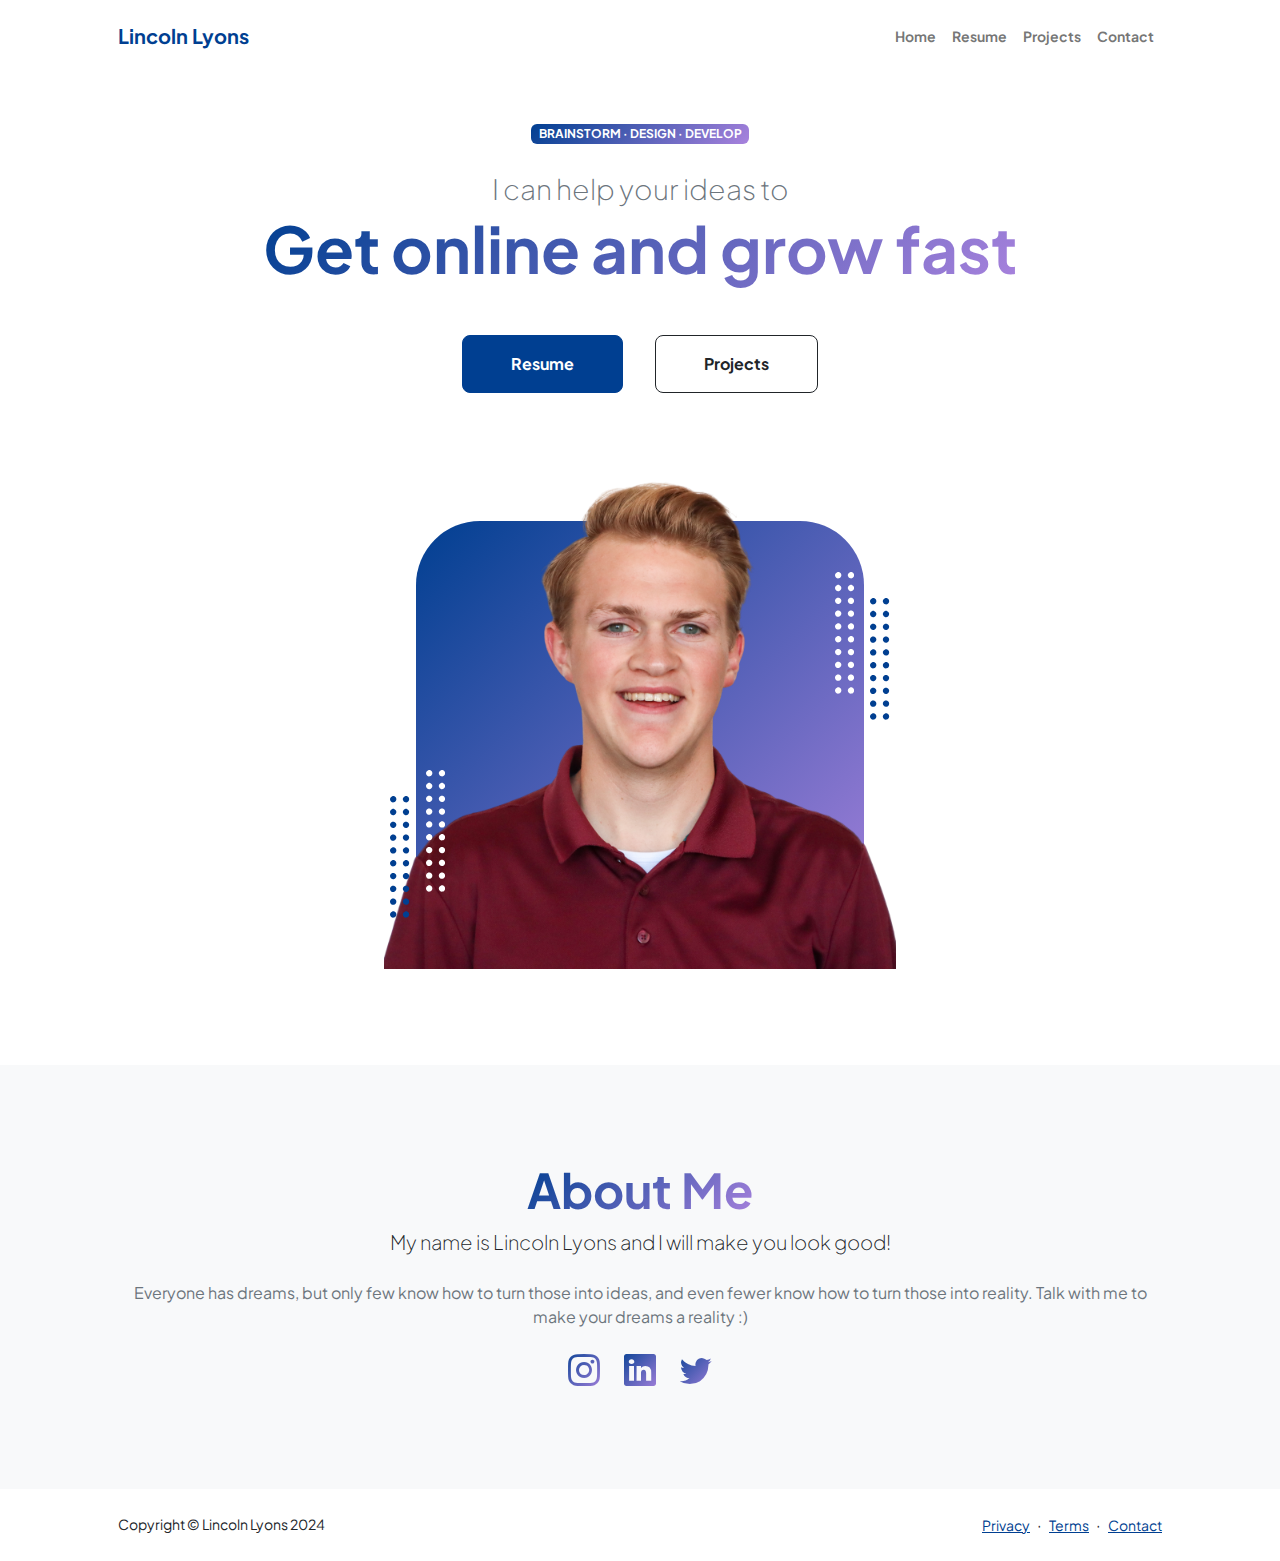
<file: index.html>
<!DOCTYPE html>
<html lang="en">
    <head>
        <meta charset="utf-8" />
        <meta name="viewport" content="width=device-width, initial-scale=1, shrink-to-fit=no" />
        <meta name="description" content="" />
        <meta name="author" content="" />
        <title>Lincoln Lyons</title>
        <!-- Favicon-->
        <link rel="icon" type="image/x-icon" href="assets/lion.png" />
        <!-- Custom Google font-->
        <link rel="preconnect" href="https://fonts.googleapis.com" />
        <link rel="preconnect" href="https://fonts.gstatic.com" crossorigin />
        <link href="https://fonts.googleapis.com/css2?family=Plus+Jakarta+Sans:wght@100;200;300;400;500;600;700;800;900&amp;display=swap" rel="stylesheet" />
        <!-- Bootstrap icons-->
        <link href="https://cdn.jsdelivr.net/npm/bootstrap-icons@1.8.1/font/bootstrap-icons.css" rel="stylesheet" />
        <!-- Core theme CSS (includes Bootstrap)-->
        <link href="css/styles.css" rel="stylesheet" />
    </head>
    <body class="d-flex flex-column h-100">
        <main class="flex-shrink-0">
            <!-- Navigation-->
            <nav class="navbar navbar-expand-lg navbar-light bg-white py-3">
                <div class="container px-5">
                    <a class="navbar-brand" href="index.html"><span class="fw-bolder text-primary">Lincoln Lyons</span></a>
                    <button class="navbar-toggler" type="button" data-bs-toggle="collapse" data-bs-target="#navbarSupportedContent" aria-controls="navbarSupportedContent" aria-expanded="false" aria-label="Toggle navigation"><span class="navbar-toggler-icon"></span></button>
                    <div class="collapse navbar-collapse" id="navbarSupportedContent">
                        <ul class="navbar-nav ms-auto mb-2 mb-lg-0 small fw-bolder">
                            <li class="nav-item"><a class="nav-link" href="index.html">Home</a></li>
                            <li class="nav-item"><a class="nav-link" href="resume.html">Resume</a></li>
                            <li class="nav-item"><a class="nav-link" href="projects.html">Projects</a></li>
                            <li class="nav-item"><a class="nav-link" href="contact.html">Contact</a></li>
                        </ul>
                    </div>
                </div>
            </nav>
            <!-- Header-->
            <header class="py-5">
                <div class="container px-5 pb-5">
                    <div class="row gx-5 align-items-center">
                        <div class="col-xxl-5">
                            <!-- Header text content-->
                            <div class="text-center text-xxl-start">
                                <div class="badge bg-gradient-primary-to-secondary text-white mb-4"><div class="text-uppercase">Brainstorm &middot; Design &middot; Develop</div></div>
                                <div class="fs-3 fw-light text-muted">I can help your ideas to</div>
                                <h1 class="display-3 fw-bolder mb-5"><span class="text-gradient d-inline">Get online and grow fast</span></h1>
                                <div class="d-grid gap-3 d-sm-flex justify-content-sm-center justify-content-xxl-start mb-3">
                                    <a class="btn btn-primary btn-lg px-5 py-3 me-sm-3 fs-6 fw-bolder" href="resume.html">Resume</a>
                                    <a class="btn btn-outline-dark btn-lg px-5 py-3 fs-6 fw-bolder" href="projects.html">Projects</a>
                                </div>
                            </div>
                        </div>
                        <div class="col-xxl-7">
                            <!-- Header profile picture-->
                            <div class="d-flex justify-content-center mt-5 mt-xxl-0">
                                <div class="profile bg-gradient-primary-to-secondary">
                                    <!-- TIP: For best results, use a photo with a transparent background like the demo example below-->
                                    <!-- Watch a tutorial on how to do this on YouTube (link)-->
                                    <img class="profile-img" src="assets/profile.png" alt="..." />
                                    <div class="dots-1">
                                        <!-- SVG Dots-->
                                        <svg version="1.1" xmlns="http://www.w3.org/2000/svg" xmlns:xlink="http://www.w3.org/1999/xlink" x="0px" y="0px" viewBox="0 0 191.6 1215.4" style="enable-background: new 0 0 191.6 1215.4" xml:space="preserve">
                                            <g transform="translate(0.000000,1280.000000) scale(0.100000,-0.100000)">
                                                <path d="M227.7,12788.6c-105-35-200-141-222-248c-43-206,163-412,369-369c155,32,275,190,260,339c-11,105-90,213-190,262        C383.7,12801.6,289.7,12808.6,227.7,12788.6z"></path>
                                                <path d="M1507.7,12788.6c-151-50-253-216-222-362c25-119,136-230,254-255c194-41,395,142,375,339c-11,105-90,213-190,262        C1663.7,12801.6,1569.7,12808.6,1507.7,12788.6z"></path>
                                                <path d="M227.7,11508.6c-105-35-200-141-222-248c-43-206,163-412,369-369c155,32,275,190,260,339c-11,105-90,213-190,262        C383.7,11521.6,289.7,11528.6,227.7,11508.6z"></path>
                                                <path d="M1507.7,11508.6c-151-50-253-216-222-362c25-119,136-230,254-255c194-41,395,142,375,339c-11,105-90,213-190,262        C1663.7,11521.6,1569.7,11528.6,1507.7,11508.6z"></path>
                                                <path d="M227.7,10228.6c-105-35-200-141-222-248c-43-206,163-412,369-369c155,32,275,190,260,339c-11,105-90,213-190,262        C383.7,10241.6,289.7,10248.6,227.7,10228.6z"></path>
                                                <path d="M1507.7,10228.6c-105-35-200-141-222-248c-43-206,163-412,369-369c155,32,275,190,260,339c-11,105-90,213-190,262        C1663.7,10241.6,1569.7,10248.6,1507.7,10228.6z"></path>
                                                <path d="M227.7,8948.6c-105-35-200-141-222-248c-43-206,163-412,369-369c155,32,275,190,260,339c-11,105-90,213-190,262        C383.7,8961.6,289.7,8968.6,227.7,8948.6z"></path>
                                                <path d="M1507.7,8948.6c-105-35-200-141-222-248c-43-206,163-412,369-369c155,32,275,190,260,339c-11,105-90,213-190,262        C1663.7,8961.6,1569.7,8968.6,1507.7,8948.6z"></path>
                                                <path d="M227.7,7668.6c-105-35-200-141-222-248c-43-206,163-412,369-369c155,32,275,190,260,339c-11,105-90,213-190,262        C383.7,7681.6,289.7,7688.6,227.7,7668.6z"></path>
                                                <path d="M1507.7,7668.6c-105-35-200-141-222-248c-43-206,163-412,369-369c155,32,275,190,260,339c-11,105-90,213-190,262        C1663.7,7681.6,1569.7,7688.6,1507.7,7668.6z"></path>
                                                <path d="M227.7,6388.6c-105-35-200-141-222-248c-43-206,163-412,369-369c155,32,275,190,260,339c-11,105-90,213-190,262        C383.7,6401.6,289.7,6408.6,227.7,6388.6z"></path>
                                                <path d="M1507.7,6388.6c-105-35-200-141-222-248c-43-206,163-412,369-369c155,32,275,190,260,339c-11,105-90,213-190,262        C1663.7,6401.6,1569.7,6408.6,1507.7,6388.6z"></path>
                                                <path d="M227.7,5108.6c-105-35-200-141-222-248c-43-206,163-412,369-369c155,32,275,190,260,339c-11,105-90,213-190,262        C383.7,5121.6,289.7,5128.6,227.7,5108.6z"></path>
                                                <path d="M1507.7,5108.6c-105-35-200-141-222-248c-43-206,163-412,369-369c155,32,275,190,260,339c-11,105-90,213-190,262        C1663.7,5121.6,1569.7,5128.6,1507.7,5108.6z"></path>
                                                <path d="M227.7,3828.6c-105-35-200-141-222-248c-43-206,163-412,369-369c155,32,275,190,260,339c-11,105-90,213-190,262        C383.7,3841.6,289.7,3848.6,227.7,3828.6z"></path>
                                                <path d="M1507.7,3828.6c-105-35-200-141-222-248c-43-206,163-412,369-369c155,32,275,190,260,339c-11,105-90,213-190,262        C1663.7,3841.6,1569.7,3848.6,1507.7,3828.6z"></path>
                                                <path d="M227.7,2548.6c-105-35-200-141-222-248c-43-206,163-412,369-369c155,32,275,190,260,339c-11,105-90,213-190,262        C383.7,2561.6,289.7,2568.6,227.7,2548.6z"></path>
                                                <path d="M1507.7,2548.6c-105-35-200-141-222-248c-43-206,163-412,369-369c155,32,275,190,260,339c-11,105-90,213-190,262        C1663.7,2561.6,1569.7,2568.6,1507.7,2548.6z"></path>
                                                <path d="M227.7,1268.6c-105-35-200-141-222-248c-43-206,163-412,369-369c155,32,275,190,260,339c-11,105-90,213-190,262        C383.7,1281.6,289.7,1288.6,227.7,1268.6z"></path>
                                                <path d="M1507.7,1268.6c-105-35-200-141-222-248c-43-206,163-412,369-369c155,32,275,190,260,339c-11,105-90,213-190,262        C1663.7,1281.6,1569.7,1288.6,1507.7,1268.6z"></path>
                                            </g>
                                        </svg>
                                        <!-- END of SVG dots-->
                                    </div>
                                    <div class="dots-2">
                                        <!-- SVG Dots-->
                                        <svg version="1.1" xmlns="http://www.w3.org/2000/svg" xmlns:xlink="http://www.w3.org/1999/xlink" x="0px" y="0px" viewBox="0 0 191.6 1215.4" style="enable-background: new 0 0 191.6 1215.4" xml:space="preserve">
                                            <g transform="translate(0.000000,1280.000000) scale(0.100000,-0.100000)">
                                                <path d="M227.7,12788.6c-105-35-200-141-222-248c-43-206,163-412,369-369c155,32,275,190,260,339c-11,105-90,213-190,262        C383.7,12801.6,289.7,12808.6,227.7,12788.6z"></path>
                                                <path d="M1507.7,12788.6c-151-50-253-216-222-362c25-119,136-230,254-255c194-41,395,142,375,339c-11,105-90,213-190,262        C1663.7,12801.6,1569.7,12808.6,1507.7,12788.6z"></path>
                                                <path d="M227.7,11508.6c-105-35-200-141-222-248c-43-206,163-412,369-369c155,32,275,190,260,339c-11,105-90,213-190,262        C383.7,11521.6,289.7,11528.6,227.7,11508.6z"></path>
                                                <path d="M1507.7,11508.6c-151-50-253-216-222-362c25-119,136-230,254-255c194-41,395,142,375,339c-11,105-90,213-190,262        C1663.7,11521.6,1569.7,11528.6,1507.7,11508.6z"></path>
                                                <path d="M227.7,10228.6c-105-35-200-141-222-248c-43-206,163-412,369-369c155,32,275,190,260,339c-11,105-90,213-190,262        C383.7,10241.6,289.7,10248.6,227.7,10228.6z"></path>
                                                <path d="M1507.7,10228.6c-105-35-200-141-222-248c-43-206,163-412,369-369c155,32,275,190,260,339c-11,105-90,213-190,262        C1663.7,10241.6,1569.7,10248.6,1507.7,10228.6z"></path>
                                                <path d="M227.7,8948.6c-105-35-200-141-222-248c-43-206,163-412,369-369c155,32,275,190,260,339c-11,105-90,213-190,262        C383.7,8961.6,289.7,8968.6,227.7,8948.6z"></path>
                                                <path d="M1507.7,8948.6c-105-35-200-141-222-248c-43-206,163-412,369-369c155,32,275,190,260,339c-11,105-90,213-190,262        C1663.7,8961.6,1569.7,8968.6,1507.7,8948.6z"></path>
                                                <path d="M227.7,7668.6c-105-35-200-141-222-248c-43-206,163-412,369-369c155,32,275,190,260,339c-11,105-90,213-190,262        C383.7,7681.6,289.7,7688.6,227.7,7668.6z"></path>
                                                <path d="M1507.7,7668.6c-105-35-200-141-222-248c-43-206,163-412,369-369c155,32,275,190,260,339c-11,105-90,213-190,262        C1663.7,7681.6,1569.7,7688.6,1507.7,7668.6z"></path>
                                                <path d="M227.7,6388.6c-105-35-200-141-222-248c-43-206,163-412,369-369c155,32,275,190,260,339c-11,105-90,213-190,262        C383.7,6401.6,289.7,6408.6,227.7,6388.6z"></path>
                                                <path d="M1507.7,6388.6c-105-35-200-141-222-248c-43-206,163-412,369-369c155,32,275,190,260,339c-11,105-90,213-190,262        C1663.7,6401.6,1569.7,6408.6,1507.7,6388.6z"></path>
                                                <path d="M227.7,5108.6c-105-35-200-141-222-248c-43-206,163-412,369-369c155,32,275,190,260,339c-11,105-90,213-190,262        C383.7,5121.6,289.7,5128.6,227.7,5108.6z"></path>
                                                <path d="M1507.7,5108.6c-105-35-200-141-222-248c-43-206,163-412,369-369c155,32,275,190,260,339c-11,105-90,213-190,262        C1663.7,5121.6,1569.7,5128.6,1507.7,5108.6z"></path>
                                                <path d="M227.7,3828.6c-105-35-200-141-222-248c-43-206,163-412,369-369c155,32,275,190,260,339c-11,105-90,213-190,262        C383.7,3841.6,289.7,3848.6,227.7,3828.6z"></path>
                                                <path d="M1507.7,3828.6c-105-35-200-141-222-248c-43-206,163-412,369-369c155,32,275,190,260,339c-11,105-90,213-190,262        C1663.7,3841.6,1569.7,3848.6,1507.7,3828.6z"></path>
                                                <path d="M227.7,2548.6c-105-35-200-141-222-248c-43-206,163-412,369-369c155,32,275,190,260,339c-11,105-90,213-190,262        C383.7,2561.6,289.7,2568.6,227.7,2548.6z"></path>
                                                <path d="M1507.7,2548.6c-105-35-200-141-222-248c-43-206,163-412,369-369c155,32,275,190,260,339c-11,105-90,213-190,262        C1663.7,2561.6,1569.7,2568.6,1507.7,2548.6z"></path>
                                                <path d="M227.7,1268.6c-105-35-200-141-222-248c-43-206,163-412,369-369c155,32,275,190,260,339c-11,105-90,213-190,262        C383.7,1281.6,289.7,1288.6,227.7,1268.6z"></path>
                                                <path d="M1507.7,1268.6c-105-35-200-141-222-248c-43-206,163-412,369-369c155,32,275,190,260,339c-11,105-90,213-190,262        C1663.7,1281.6,1569.7,1288.6,1507.7,1268.6z"></path>
                                            </g>
                                        </svg>
                                        <!-- END of SVG dots-->
                                    </div>
                                    <div class="dots-3">
                                        <!-- SVG Dots-->
                                        <svg version="1.1" xmlns="http://www.w3.org/2000/svg" xmlns:xlink="http://www.w3.org/1999/xlink" x="0px" y="0px" viewBox="0 0 191.6 1215.4" style="enable-background: new 0 0 191.6 1215.4" xml:space="preserve">
                                            <g transform="translate(0.000000,1280.000000) scale(0.100000,-0.100000)">
                                                <path d="M227.7,12788.6c-105-35-200-141-222-248c-43-206,163-412,369-369c155,32,275,190,260,339c-11,105-90,213-190,262        C383.7,12801.6,289.7,12808.6,227.7,12788.6z"></path>
                                                <path d="M1507.7,12788.6c-151-50-253-216-222-362c25-119,136-230,254-255c194-41,395,142,375,339c-11,105-90,213-190,262        C1663.7,12801.6,1569.7,12808.6,1507.7,12788.6z"></path>
                                                <path d="M227.7,11508.6c-105-35-200-141-222-248c-43-206,163-412,369-369c155,32,275,190,260,339c-11,105-90,213-190,262        C383.7,11521.6,289.7,11528.6,227.7,11508.6z"></path>
                                                <path d="M1507.7,11508.6c-151-50-253-216-222-362c25-119,136-230,254-255c194-41,395,142,375,339c-11,105-90,213-190,262        C1663.7,11521.6,1569.7,11528.6,1507.7,11508.6z"></path>
                                                <path d="M227.7,10228.6c-105-35-200-141-222-248c-43-206,163-412,369-369c155,32,275,190,260,339c-11,105-90,213-190,262        C383.7,10241.6,289.7,10248.6,227.7,10228.6z"></path>
                                                <path d="M1507.7,10228.6c-105-35-200-141-222-248c-43-206,163-412,369-369c155,32,275,190,260,339c-11,105-90,213-190,262        C1663.7,10241.6,1569.7,10248.6,1507.7,10228.6z"></path>
                                                <path d="M227.7,8948.6c-105-35-200-141-222-248c-43-206,163-412,369-369c155,32,275,190,260,339c-11,105-90,213-190,262        C383.7,8961.6,289.7,8968.6,227.7,8948.6z"></path>
                                                <path d="M1507.7,8948.6c-105-35-200-141-222-248c-43-206,163-412,369-369c155,32,275,190,260,339c-11,105-90,213-190,262        C1663.7,8961.6,1569.7,8968.6,1507.7,8948.6z"></path>
                                                <path d="M227.7,7668.6c-105-35-200-141-222-248c-43-206,163-412,369-369c155,32,275,190,260,339c-11,105-90,213-190,262        C383.7,7681.6,289.7,7688.6,227.7,7668.6z"></path>
                                                <path d="M1507.7,7668.6c-105-35-200-141-222-248c-43-206,163-412,369-369c155,32,275,190,260,339c-11,105-90,213-190,262        C1663.7,7681.6,1569.7,7688.6,1507.7,7668.6z"></path>
                                                <path d="M227.7,6388.6c-105-35-200-141-222-248c-43-206,163-412,369-369c155,32,275,190,260,339c-11,105-90,213-190,262        C383.7,6401.6,289.7,6408.6,227.7,6388.6z"></path>
                                                <path d="M1507.7,6388.6c-105-35-200-141-222-248c-43-206,163-412,369-369c155,32,275,190,260,339c-11,105-90,213-190,262        C1663.7,6401.6,1569.7,6408.6,1507.7,6388.6z"></path>
                                                <path d="M227.7,5108.6c-105-35-200-141-222-248c-43-206,163-412,369-369c155,32,275,190,260,339c-11,105-90,213-190,262        C383.7,5121.6,289.7,5128.6,227.7,5108.6z"></path>
                                                <path d="M1507.7,5108.6c-105-35-200-141-222-248c-43-206,163-412,369-369c155,32,275,190,260,339c-11,105-90,213-190,262        C1663.7,5121.6,1569.7,5128.6,1507.7,5108.6z"></path>
                                                <path d="M227.7,3828.6c-105-35-200-141-222-248c-43-206,163-412,369-369c155,32,275,190,260,339c-11,105-90,213-190,262        C383.7,3841.6,289.7,3848.6,227.7,3828.6z"></path>
                                                <path d="M1507.7,3828.6c-105-35-200-141-222-248c-43-206,163-412,369-369c155,32,275,190,260,339c-11,105-90,213-190,262        C1663.7,3841.6,1569.7,3848.6,1507.7,3828.6z"></path>
                                                <path d="M227.7,2548.6c-105-35-200-141-222-248c-43-206,163-412,369-369c155,32,275,190,260,339c-11,105-90,213-190,262        C383.7,2561.6,289.7,2568.6,227.7,2548.6z"></path>
                                                <path d="M1507.7,2548.6c-105-35-200-141-222-248c-43-206,163-412,369-369c155,32,275,190,260,339c-11,105-90,213-190,262        C1663.7,2561.6,1569.7,2568.6,1507.7,2548.6z"></path>
                                                <path d="M227.7,1268.6c-105-35-200-141-222-248c-43-206,163-412,369-369c155,32,275,190,260,339c-11,105-90,213-190,262        C383.7,1281.6,289.7,1288.6,227.7,1268.6z"></path>
                                                <path d="M1507.7,1268.6c-105-35-200-141-222-248c-43-206,163-412,369-369c155,32,275,190,260,339c-11,105-90,213-190,262        C1663.7,1281.6,1569.7,1288.6,1507.7,1268.6z"></path>
                                            </g>
                                        </svg>
                                        <!-- END of SVG dots-->
                                    </div>
                                    <div class="dots-4">
                                        <!-- SVG Dots-->
                                        <svg version="1.1" xmlns="http://www.w3.org/2000/svg" xmlns:xlink="http://www.w3.org/1999/xlink" x="0px" y="0px" viewBox="0 0 191.6 1215.4" style="enable-background: new 0 0 191.6 1215.4" xml:space="preserve">
                                            <g transform="translate(0.000000,1280.000000) scale(0.100000,-0.100000)">
                                                <path d="M227.7,12788.6c-105-35-200-141-222-248c-43-206,163-412,369-369c155,32,275,190,260,339c-11,105-90,213-190,262        C383.7,12801.6,289.7,12808.6,227.7,12788.6z"></path>
                                                <path d="M1507.7,12788.6c-151-50-253-216-222-362c25-119,136-230,254-255c194-41,395,142,375,339c-11,105-90,213-190,262        C1663.7,12801.6,1569.7,12808.6,1507.7,12788.6z"></path>
                                                <path d="M227.7,11508.6c-105-35-200-141-222-248c-43-206,163-412,369-369c155,32,275,190,260,339c-11,105-90,213-190,262        C383.7,11521.6,289.7,11528.6,227.7,11508.6z"></path>
                                                <path d="M1507.7,11508.6c-151-50-253-216-222-362c25-119,136-230,254-255c194-41,395,142,375,339c-11,105-90,213-190,262        C1663.7,11521.6,1569.7,11528.6,1507.7,11508.6z"></path>
                                                <path d="M227.7,10228.6c-105-35-200-141-222-248c-43-206,163-412,369-369c155,32,275,190,260,339c-11,105-90,213-190,262        C383.7,10241.6,289.7,10248.6,227.7,10228.6z"></path>
                                                <path d="M1507.7,10228.6c-105-35-200-141-222-248c-43-206,163-412,369-369c155,32,275,190,260,339c-11,105-90,213-190,262        C1663.7,10241.6,1569.7,10248.6,1507.7,10228.6z"></path>
                                                <path d="M227.7,8948.6c-105-35-200-141-222-248c-43-206,163-412,369-369c155,32,275,190,260,339c-11,105-90,213-190,262        C383.7,8961.6,289.7,8968.6,227.7,8948.6z"></path>
                                                <path d="M1507.7,8948.6c-105-35-200-141-222-248c-43-206,163-412,369-369c155,32,275,190,260,339c-11,105-90,213-190,262        C1663.7,8961.6,1569.7,8968.6,1507.7,8948.6z"></path>
                                                <path d="M227.7,7668.6c-105-35-200-141-222-248c-43-206,163-412,369-369c155,32,275,190,260,339c-11,105-90,213-190,262        C383.7,7681.6,289.7,7688.6,227.7,7668.6z"></path>
                                                <path d="M1507.7,7668.6c-105-35-200-141-222-248c-43-206,163-412,369-369c155,32,275,190,260,339c-11,105-90,213-190,262        C1663.7,7681.6,1569.7,7688.6,1507.7,7668.6z"></path>
                                                <path d="M227.7,6388.6c-105-35-200-141-222-248c-43-206,163-412,369-369c155,32,275,190,260,339c-11,105-90,213-190,262        C383.7,6401.6,289.7,6408.6,227.7,6388.6z"></path>
                                                <path d="M1507.7,6388.6c-105-35-200-141-222-248c-43-206,163-412,369-369c155,32,275,190,260,339c-11,105-90,213-190,262        C1663.7,6401.6,1569.7,6408.6,1507.7,6388.6z"></path>
                                                <path d="M227.7,5108.6c-105-35-200-141-222-248c-43-206,163-412,369-369c155,32,275,190,260,339c-11,105-90,213-190,262        C383.7,5121.6,289.7,5128.6,227.7,5108.6z"></path>
                                                <path d="M1507.7,5108.6c-105-35-200-141-222-248c-43-206,163-412,369-369c155,32,275,190,260,339c-11,105-90,213-190,262        C1663.7,5121.6,1569.7,5128.6,1507.7,5108.6z"></path>
                                                <path d="M227.7,3828.6c-105-35-200-141-222-248c-43-206,163-412,369-369c155,32,275,190,260,339c-11,105-90,213-190,262        C383.7,3841.6,289.7,3848.6,227.7,3828.6z"></path>
                                                <path d="M1507.7,3828.6c-105-35-200-141-222-248c-43-206,163-412,369-369c155,32,275,190,260,339c-11,105-90,213-190,262        C1663.7,3841.6,1569.7,3848.6,1507.7,3828.6z"></path>
                                                <path d="M227.7,2548.6c-105-35-200-141-222-248c-43-206,163-412,369-369c155,32,275,190,260,339c-11,105-90,213-190,262        C383.7,2561.6,289.7,2568.6,227.7,2548.6z"></path>
                                                <path d="M1507.7,2548.6c-105-35-200-141-222-248c-43-206,163-412,369-369c155,32,275,190,260,339c-11,105-90,213-190,262        C1663.7,2561.6,1569.7,2568.6,1507.7,2548.6z"></path>
                                                <path d="M227.7,1268.6c-105-35-200-141-222-248c-43-206,163-412,369-369c155,32,275,190,260,339c-11,105-90,213-190,262        C383.7,1281.6,289.7,1288.6,227.7,1268.6z"></path>
                                                <path d="M1507.7,1268.6c-105-35-200-141-222-248c-43-206,163-412,369-369c155,32,275,190,260,339c-11,105-90,213-190,262        C1663.7,1281.6,1569.7,1288.6,1507.7,1268.6z"></path>
                                            </g>
                                        </svg>
                                        <!-- END of SVG dots-->
                                    </div>
                                </div>
                            </div>
                        </div>
                    </div>
                </div>
            </header>
            <!-- About Section-->
            <section class="bg-light py-5">
                <div class="container px-5">
                    <div class="row gx-5 justify-content-center">
                        <div class="col-xxl-8">
                            <div class="text-center my-5">
                                <h2 class="display-5 fw-bolder"><span class="text-gradient d-inline">About Me</span></h2>
                                <p class="lead fw-light mb-4">My name is Lincoln Lyons and I will make you look good!</p>
                                <p class="text-muted">Everyone has dreams, but only few know how to turn those into ideas, and even fewer know how to turn those into reality. Talk with me to make your dreams a reality :)</p>
                                <div class="d-flex justify-content-center fs-2 gap-4">
                                    <a class="text-gradient" href="https://www.instagram.com/lyonslincoln/"><i class="bi bi-instagram"></i></a>
                                    <a class="text-gradient" href="https://www.linkedin.com/in/lincoln-lyons-a272612a0/"><i class="bi bi-linkedin"></i></a>
                                    <a class="text-gradient" href="twitter.html"><i class="bi bi-twitter"></i></a>
                                </div>
                            </div>
                        </div>
                    </div>
                </div>
            </section>
        </main>
        <!-- Footer-->
        <footer class="bg-white py-4 mt-auto">
            <div class="container px-5">
                <div class="row align-items-center justify-content-between flex-column flex-sm-row">
                    <div class="col-auto"><div class="small m-0">Copyright &copy; Lincoln Lyons 2024</div></div>
                    <div class="col-auto">
                        <a class="small" href="privacy.html">Privacy</a>
                        <span class="mx-1">&middot;</span>
                        <a class="small" href="terms.html">Terms</a>
                        <span class="mx-1">&middot;</span>
                        <a class="small" href="contact.html">Contact</a>
                    </div>
                </div>
            </div>
        </footer>
        <!-- Bootstrap core JS-->
        <script src="https://cdn.jsdelivr.net/npm/bootstrap@5.2.3/dist/js/bootstrap.bundle.min.js"></script>
        <!-- Core theme JS-->
        <script src="js/scripts.js"></script>
    </body>
</html>
</file>
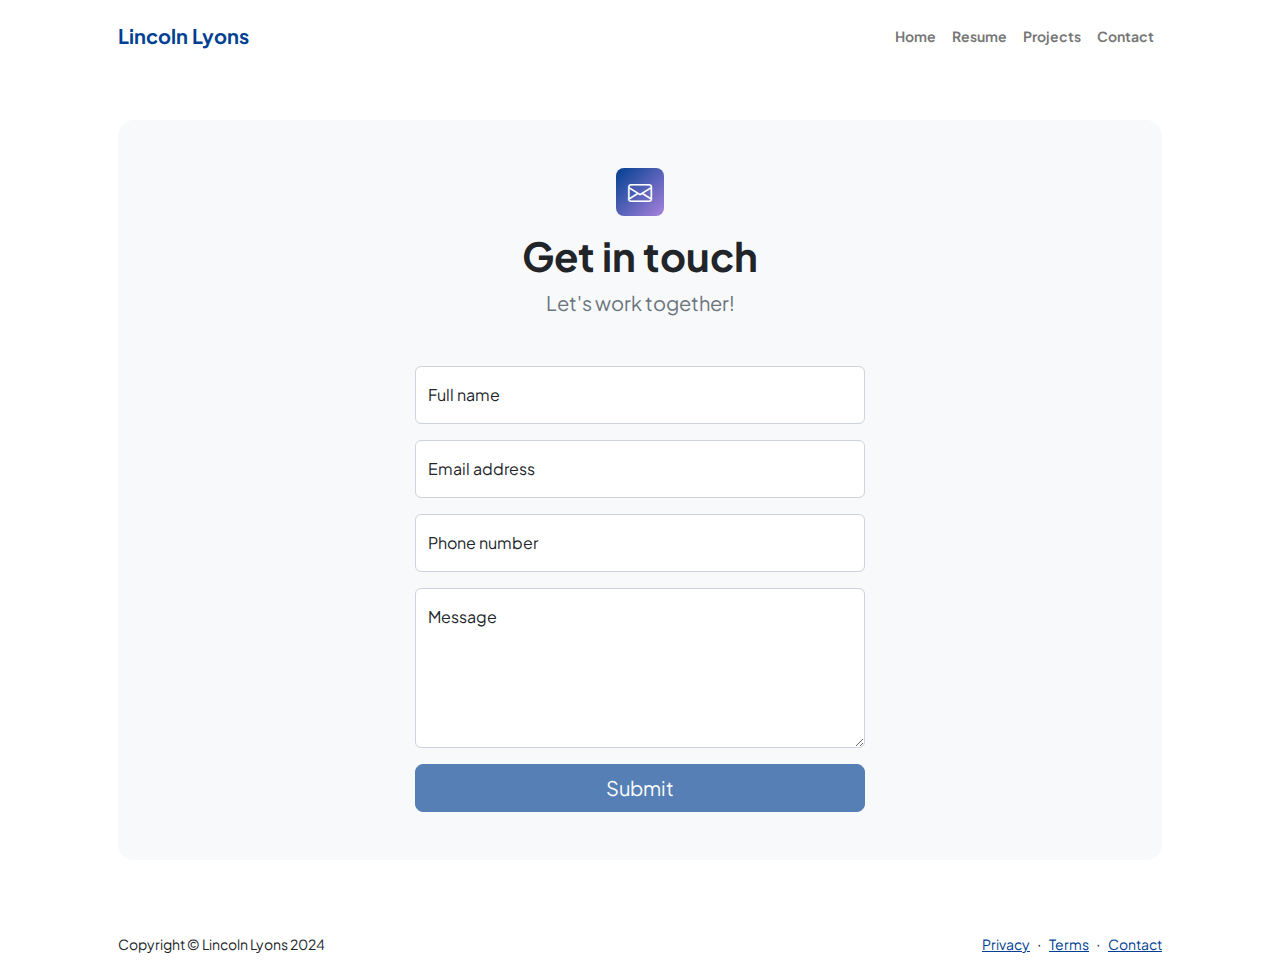
<file: contact.html>
<!DOCTYPE html>
<html lang="en">
    <head>
        <meta charset="utf-8" />
        <meta name="viewport" content="width=device-width, initial-scale=1, shrink-to-fit=no" />
        <meta name="description" content />
        <meta name="author" content />
        <title>Lincoln Lyons - Contact Me</title>
        <!-- Favicon-->
        <link rel="icon" type="image/x-icon" href="assets/lion.png" />
        <!-- Custom Google font-->
        <link rel="preconnect" href="https://fonts.googleapis.com" />
        <link rel="preconnect" href="https://fonts.gstatic.com" crossorigin />
        <link href="https://fonts.googleapis.com/css2?family=Plus+Jakarta+Sans:wght@100;200;300;400;500;600;700;800;900&amp;display=swap" rel="stylesheet" />
        <!-- Bootstrap icons-->
        <link href="https://cdn.jsdelivr.net/npm/bootstrap-icons@1.8.1/font/bootstrap-icons.css" rel="stylesheet" />
        <!-- Core theme CSS (includes Bootstrap)-->
        <link href="css/styles.css" rel="stylesheet" />
    </head>
    <body class="d-flex flex-column">
        <main class="flex-shrink-0">
            <!-- Navigation-->
            <nav class="navbar navbar-expand-lg navbar-light bg-white py-3">
                <div class="container px-5">
                    <a class="navbar-brand" href="index.html"><span class="fw-bolder text-primary">Lincoln Lyons</span></a>
                    <button class="navbar-toggler" type="button" data-bs-toggle="collapse" data-bs-target="#navbarSupportedContent" aria-controls="navbarSupportedContent" aria-expanded="false" aria-label="Toggle navigation"><span class="navbar-toggler-icon"></span></button>
                    <div class="collapse navbar-collapse" id="navbarSupportedContent">
                        <ul class="navbar-nav ms-auto mb-2 mb-lg-0 small fw-bolder">
                            <li class="nav-item"><a class="nav-link" href="index.html">Home</a></li>
                            <li class="nav-item"><a class="nav-link" href="resume.html">Resume</a></li>
                            <li class="nav-item"><a class="nav-link" href="projects.html">Projects</a></li>
                            <li class="nav-item"><a class="nav-link" href="contact.html">Contact</a></li>
                        </ul>
                    </div>
                </div>
            </nav>
            <!-- Page content-->
            <section class="py-5">
                <div class="container px-5">
                    <!-- Contact form-->
                    <div class="bg-light rounded-4 py-5 px-4 px-md-5">
                        <div class="text-center mb-5">
                            <div class="feature bg-primary bg-gradient-primary-to-secondary text-white rounded-3 mb-3"><i class="bi bi-envelope"></i></div>
                            <h1 class="fw-bolder">Get in touch</h1>
                            <p class="lead fw-normal text-muted mb-0">Let's work together!</p>
                        </div>
                        <div class="row gx-5 justify-content-center">
                            <div class="col-lg-8 col-xl-6">
                                <!-- * * * * * * * * * * * * * * *-->
                                <!-- * * SB Forms Contact Form * *-->
                                <!-- * * * * * * * * * * * * * * *-->
                                <!-- This form is pre-integrated with SB Forms.-->
                                <!-- To make this form functional, sign up at-->
                                <!-- https://startbootstrap.com/solution/contact-forms-->
                                <!-- to get an API token!-->
                                <form id="contactForm" data-sb-form-api-token="API_TOKEN">
                                    <!-- Name input-->
                                    <div class="form-floating mb-3">
                                        <input class="form-control" id="name" type="text" placeholder="Enter your name..." data-sb-validations="required" />
                                        <label for="name">Full name</label>
                                        <div class="invalid-feedback" data-sb-feedback="name:required">A name is required.</div>
                                    </div>
                                    <!-- Email address input-->
                                    <div class="form-floating mb-3">
                                        <input class="form-control" id="email" type="email" placeholder="name@example.com" data-sb-validations="required,email" />
                                        <label for="email">Email address</label>
                                        <div class="invalid-feedback" data-sb-feedback="email:required">An email is required.</div>
                                        <div class="invalid-feedback" data-sb-feedback="email:email">Email is not valid.</div>
                                    </div>
                                    <!-- Phone number input-->
                                    <div class="form-floating mb-3">
                                        <input class="form-control" id="phone" type="tel" placeholder="(123) 456-7890" data-sb-validations="required" />
                                        <label for="phone">Phone number</label>
                                        <div class="invalid-feedback" data-sb-feedback="phone:required">A phone number is required.</div>
                                    </div>
                                    <!-- Message input-->
                                    <div class="form-floating mb-3">
                                        <textarea class="form-control" id="message" type="text" placeholder="Enter your message here..." style="height: 10rem" data-sb-validations="required"></textarea>
                                        <label for="message">Message</label>
                                        <div class="invalid-feedback" data-sb-feedback="message:required">A message is required.</div>
                                    </div>
                                    <!-- Submit success message-->
                                    <!---->
                                    <!-- This is what your users will see when the form-->
                                    <!-- has successfully submitted-->
                                    <div class="d-none" id="submitSuccessMessage">
                                        <div class="text-center mb-3">
                                            <div class="fw-bolder">Form submission successful!</div>
                                            To activate this form, sign up at
                                            <br />
                                            <a href="https://startbootstrap.com/solution/contact-forms">https://startbootstrap.com/solution/contact-forms</a>
                                        </div>
                                    </div>
                                    <!-- Submit error message-->
                                    <!---->
                                    <!-- This is what your users will see when there is-->
                                    <!-- an error submitting the form-->
                                    <div class="d-none" id="submitErrorMessage"><div class="text-center text-danger mb-3">Error sending message!</div></div>
                                    <!-- Submit Button-->
                                    <div class="d-grid"><button class="btn btn-primary btn-lg disabled" id="submitButton" type="submit">Submit</button></div>
                                </form>
                            </div>
                        </div>
                    </div>
                </div>
            </section>
        </main>
        <!-- Footer-->
        <footer class="bg-white py-4 mt-auto">
            <div class="container px-5">
                <div class="row align-items-center justify-content-between flex-column flex-sm-row">
                    <div class="col-auto"><div class="small m-0">Copyright &copy; Lincoln Lyons 2024</div></div>
                    <div class="col-auto">
                        <a class="small" href="privacy.html">Privacy</a>
                        <span class="mx-1">&middot;</span>
                        <a class="small" href="terms.html">Terms</a>
                        <span class="mx-1">&middot;</span>
                        <a class="small" href="contact.html">Contact</a>
                    </div>
                </div>
            </div>
        </footer>
        <!-- Bootstrap core JS-->
        <script src="https://cdn.jsdelivr.net/npm/bootstrap@5.2.3/dist/js/bootstrap.bundle.min.js"></script>
        <!-- Core theme JS-->
        <script src="js/scripts.js"></script>
        <!-- * * * * * * * * * * * * * * * * * * * * * * * * * * * * * * * * * * * * * * * *-->
        <!-- * *                               SB Forms JS                               * *-->
        <!-- * * Activate your form at https://startbootstrap.com/solution/contact-forms * *-->
        <!-- * * * * * * * * * * * * * * * * * * * * * * * * * * * * * * * * * * * * * * * *-->
        <script src="https://cdn.startbootstrap.com/sb-forms-latest.js"></script>
    </body>
</html>
</file>
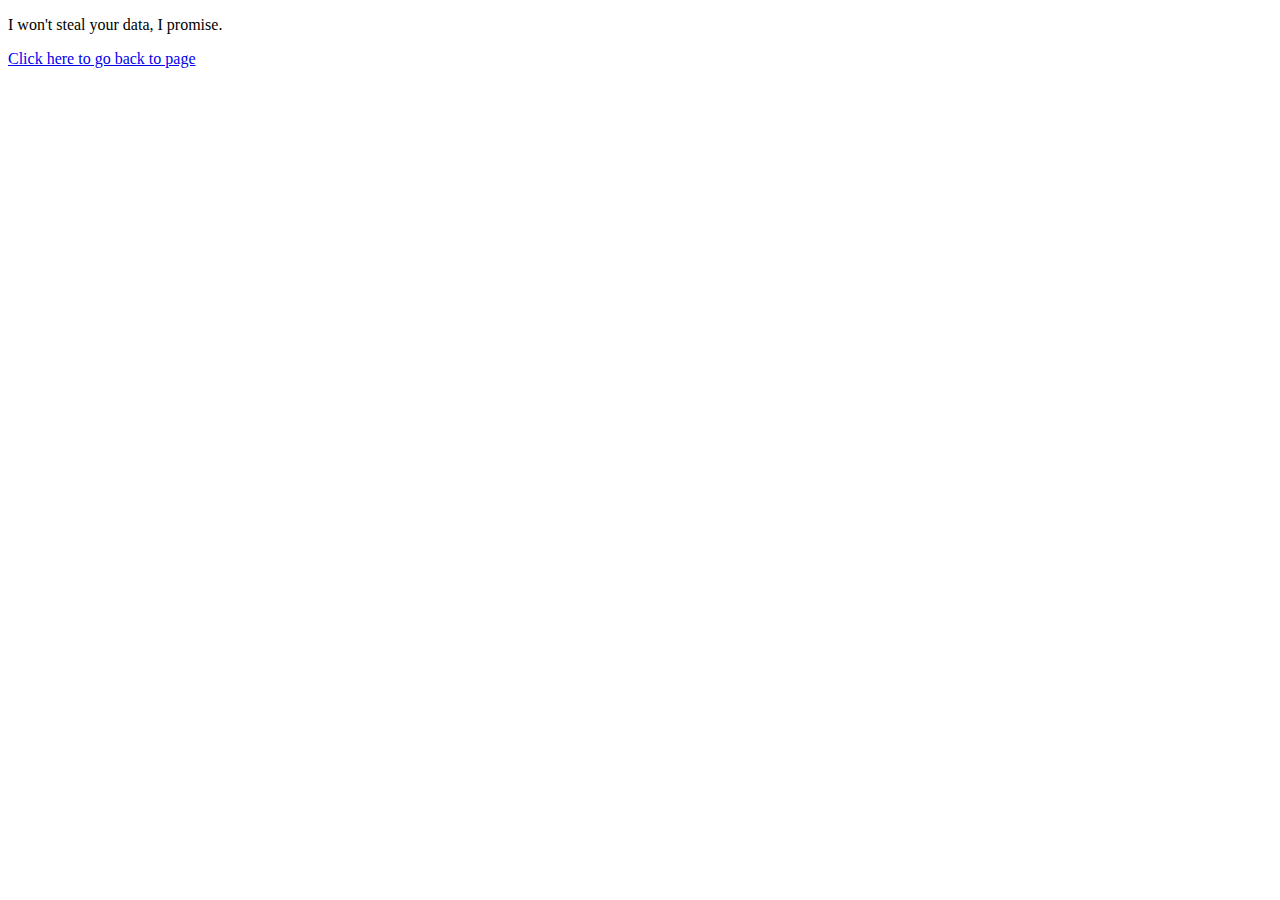
<file: privacy.html>
<!DOCTYPE html>
<html lang="en">
<head>
    <meta charset="UTF-8">
    <meta name="viewport" content="width=device-width, initial-scale=1.0">
    <title>Privacy</title>
</head>
<body>
    <p>I won't steal your data, I promise.</p>
    <div>
        <a href="index.html">Click here to go back to page</a>
    </div>
</body>
</html>
</file>
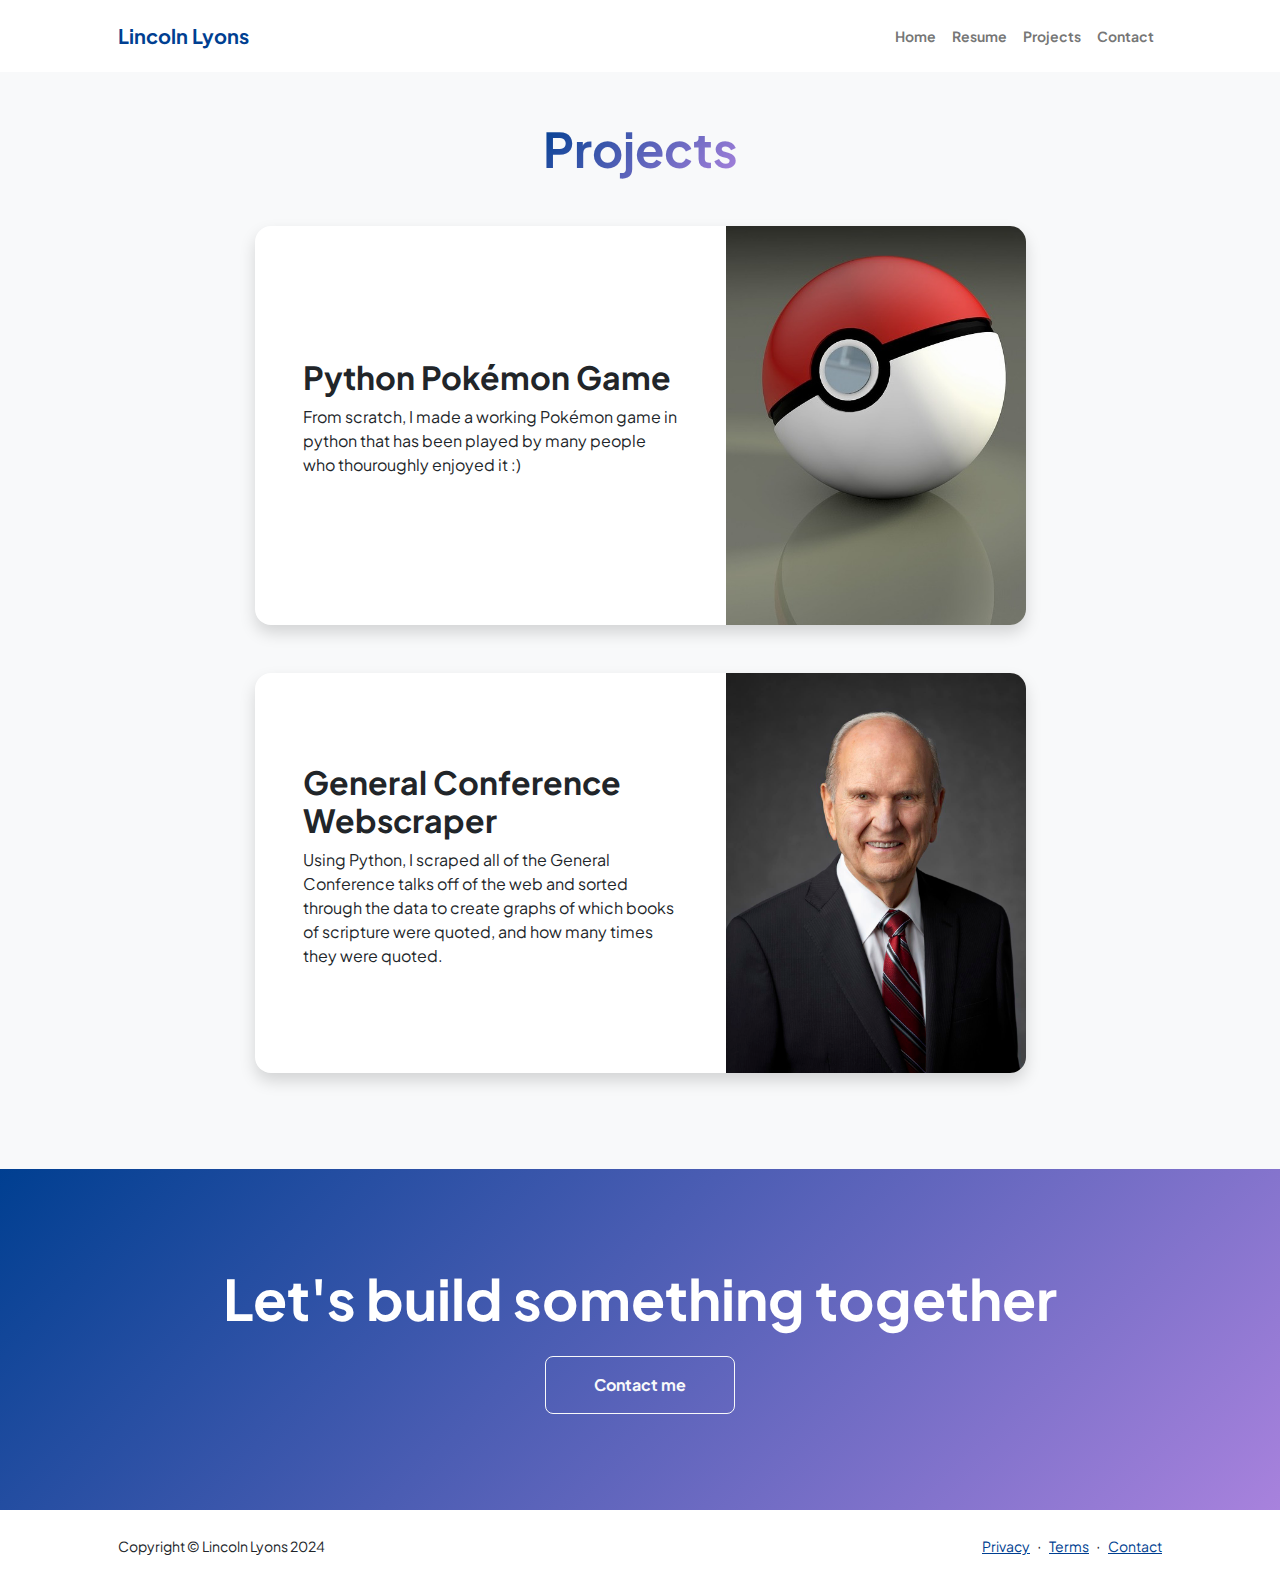
<file: projects.html>
<!DOCTYPE html>
<html lang="en">
    <head>
        <meta charset="utf-8" />
        <meta name="viewport" content="width=device-width, initial-scale=1, shrink-to-fit=no" />
        <meta name="description" content="" />
        <meta name="author" content="" />
        <title>Lincoln Lyons - Projects</title>
        <!-- Favicon-->
        <link rel="icon" type="image/x-icon" href="assets/lion.png" />
        <!-- Custom Google font-->
        <link rel="preconnect" href="https://fonts.googleapis.com" />
        <link rel="preconnect" href="https://fonts.gstatic.com" crossorigin />
        <link href="https://fonts.googleapis.com/css2?family=Plus+Jakarta+Sans:wght@100;200;300;400;500;600;700;800;900&amp;display=swap" rel="stylesheet" />
        <!-- Bootstrap icons-->
        <link href="https://cdn.jsdelivr.net/npm/bootstrap-icons@1.8.1/font/bootstrap-icons.css" rel="stylesheet" />
        <!-- Core theme CSS (includes Bootstrap)-->
        <link href="css/styles.css" rel="stylesheet" />
    </head>
    <body class="d-flex flex-column h-100 bg-light">
        <main class="flex-shrink-0">
            <!-- Navigation-->
            <nav class="navbar navbar-expand-lg navbar-light bg-white py-3">
                <div class="container px-5">
                    <a class="navbar-brand" href="index.html"><span class="fw-bolder text-primary">Lincoln Lyons</span></a>
                    <button class="navbar-toggler" type="button" data-bs-toggle="collapse" data-bs-target="#navbarSupportedContent" aria-controls="navbarSupportedContent" aria-expanded="false" aria-label="Toggle navigation"><span class="navbar-toggler-icon"></span></button>
                    <div class="collapse navbar-collapse" id="navbarSupportedContent">
                        <ul class="navbar-nav ms-auto mb-2 mb-lg-0 small fw-bolder">
                            <li class="nav-item"><a class="nav-link" href="index.html">Home</a></li>
                            <li class="nav-item"><a class="nav-link" href="resume.html">Resume</a></li>
                            <li class="nav-item"><a class="nav-link" href="projects.html">Projects</a></li>
                            <li class="nav-item"><a class="nav-link" href="contact.html">Contact</a></li>
                        </ul>
                    </div>
                </div>
            </nav>
            <!-- Projects Section-->
            <section class="py-5">
                <div class="container px-5 mb-5">
                    <div class="text-center mb-5">
                        <h1 class="display-5 fw-bolder mb-0"><span class="text-gradient d-inline">Projects</span></h1>
                    </div>
                    <div class="row gx-5 justify-content-center">
                        <div class="col-lg-11 col-xl-9 col-xxl-8">
                            <!-- Project Card 1-->
                            <div class="card overflow-hidden shadow rounded-4 border-0 mb-5">
                                <div class="card-body p-0">
                                    <div class="d-flex align-items-center">
                                        <div class="p-5">
                                            <h2 class="fw-bolder">Python Pokémon Game</h2>
                                            <p>From scratch, I made a working Pokémon game in python that has been played by many people who thouroughly enjoyed it :)</p>
                                        </div>
                                        <img class="img-fluid" src="pokemon.jpg" alt="..." width="300px" height="400px" />
                                    </div>
                                </div>
                            </div>
                            <!-- Project Card 2-->
                            <div class="card overflow-hidden shadow rounded-4 border-0">
                                <div class="card-body p-0">
                                    <div class="d-flex align-items-center">
                                        <div class="p-5">
                                            <h2 class="fw-bolder">General Conference Webscraper</h2>
                                            <p>Using Python, I scraped all of the General Conference talks off of the web and sorted through the data to create graphs of which books of scripture were quoted, and how many times they were quoted.</p>
                                        </div>
                                        <img class="img-fluid" src="President-Russell-M-Nelson-1-2018 (1).jpg" alt="..." width="300px" height="400px"/>
                                    </div>
                                </div>
                            </div>
                        </div>
                    </div>
                </div>
            </section>
            <!-- Call to action section-->
            <section class="py-5 bg-gradient-primary-to-secondary text-white">
                <div class="container px-5 my-5">
                    <div class="text-center">
                        <h2 class="display-4 fw-bolder mb-4">Let's build something together</h2>
                        <a class="btn btn-outline-light btn-lg px-5 py-3 fs-6 fw-bolder" href="contact.html">Contact me</a>
                    </div>
                </div>
            </section>
        </main>
        <!-- Footer-->
        <footer class="bg-white py-4 mt-auto">
            <div class="container px-5">
                <div class="row align-items-center justify-content-between flex-column flex-sm-row">
                    <div class="col-auto"><div class="small m-0">Copyright &copy; Lincoln Lyons 2024</div></div>
                    <div class="col-auto">
                        <a class="small" href="privacy.html">Privacy</a>
                        <span class="mx-1">&middot;</span>
                        <a class="small" href="terms.html">Terms</a>
                        <span class="mx-1">&middot;</span>
                        <a class="small" href="contact.html">Contact</a>
                    </div>
                </div>
            </div>
        </footer>
        <!-- Bootstrap core JS-->
        <script src="https://cdn.jsdelivr.net/npm/bootstrap@5.2.3/dist/js/bootstrap.bundle.min.js"></script>
        <!-- Core theme JS-->
        <script src="js/scripts.js"></script>
    </body>
</html>
</file>
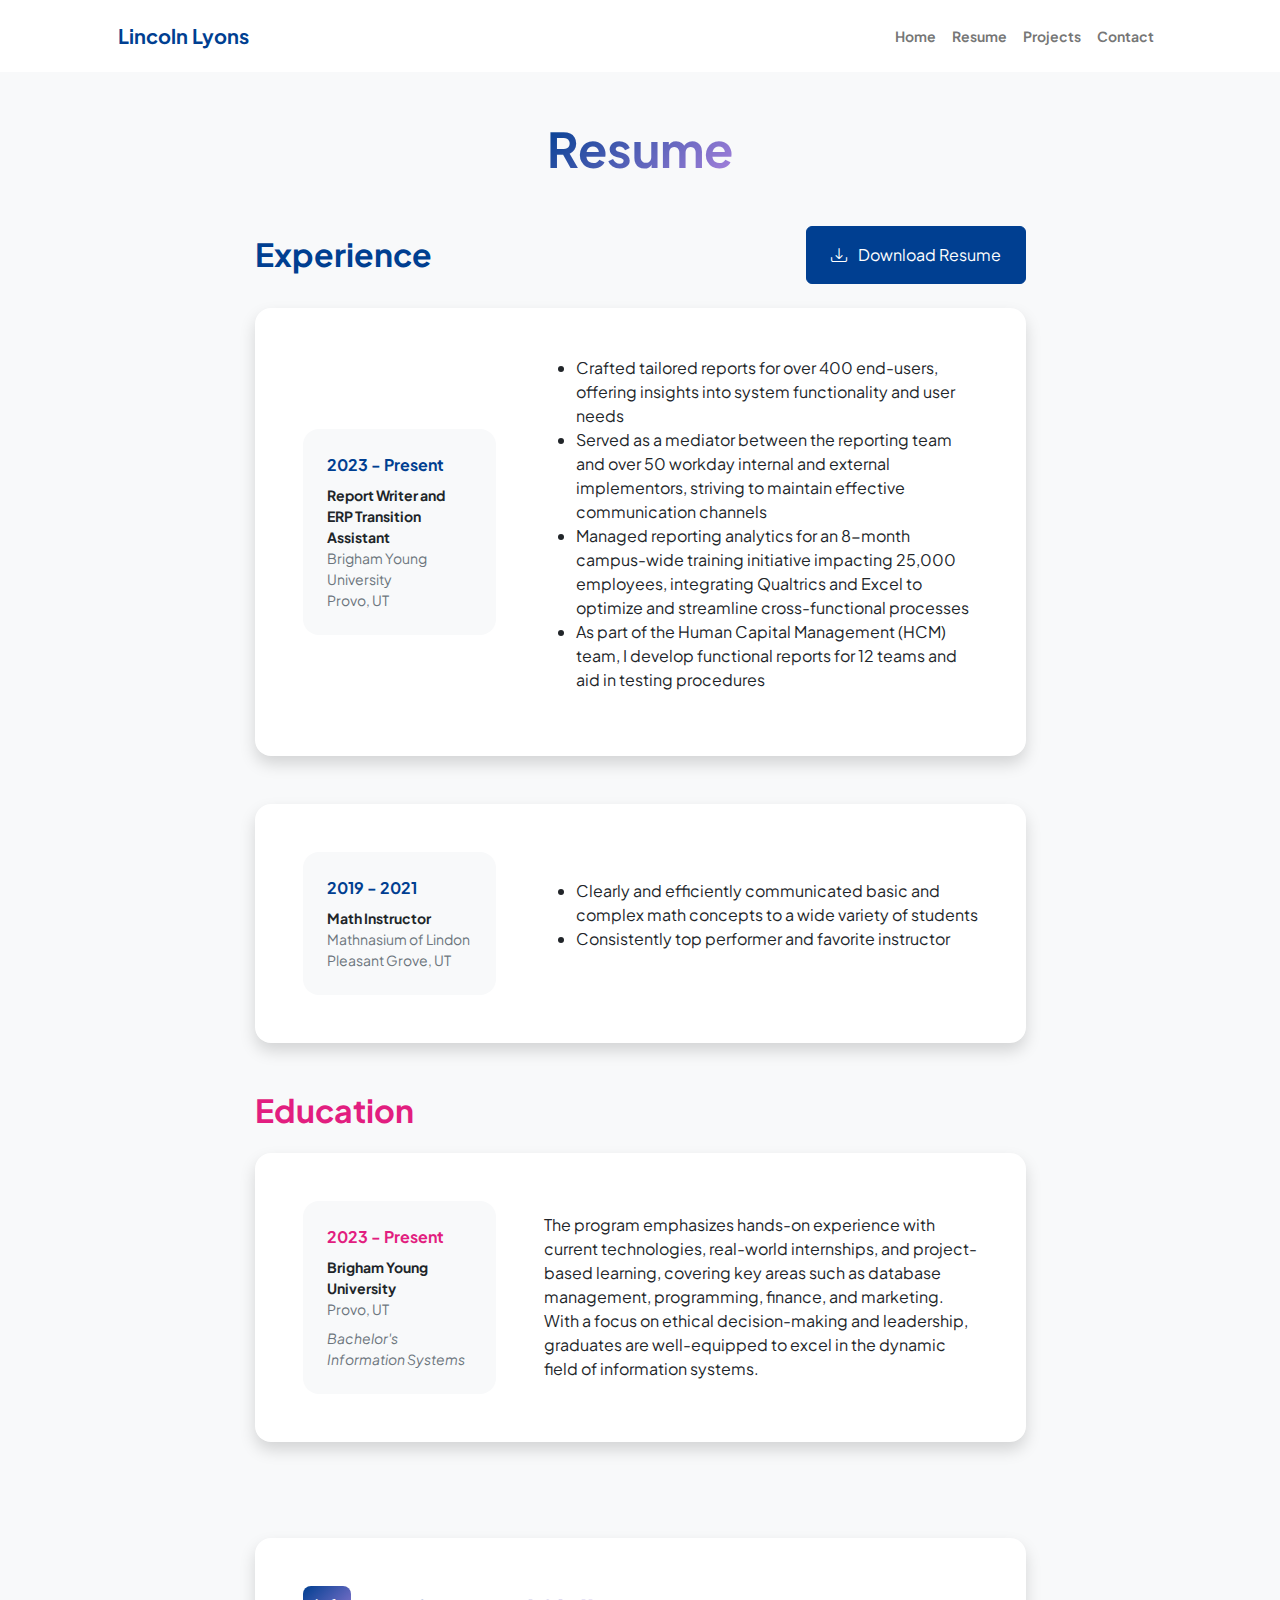
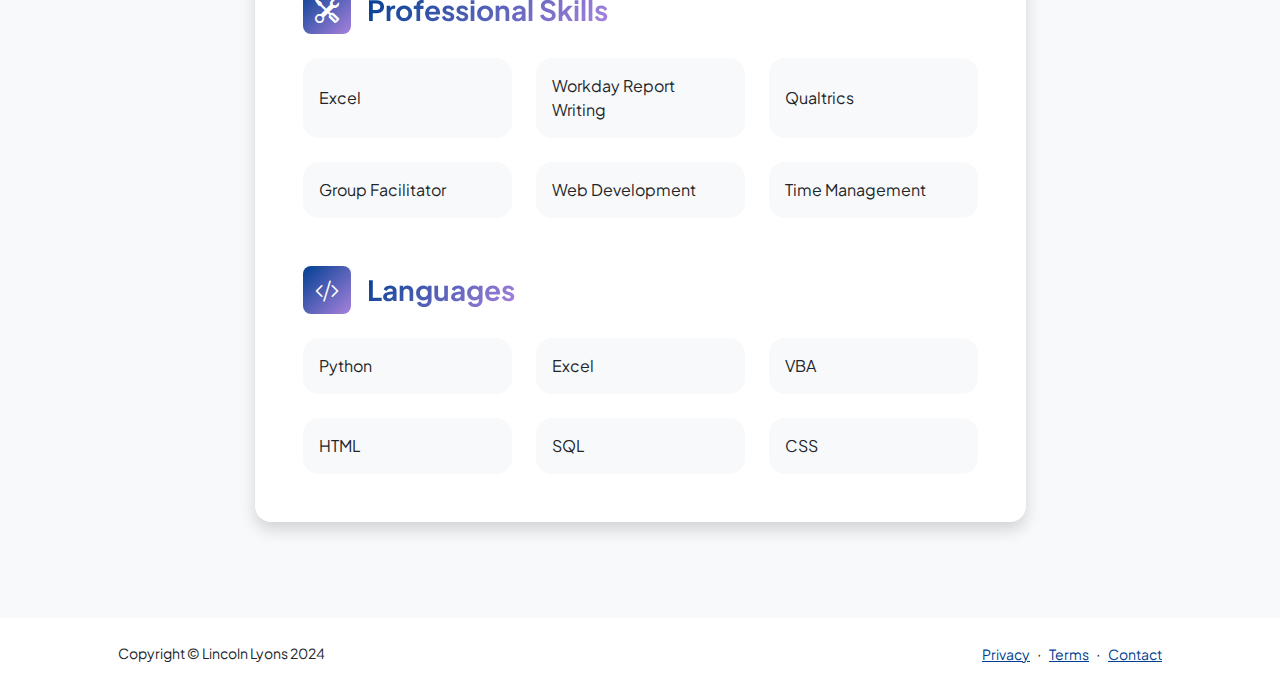
<file: resume.html>
<!DOCTYPE html>
<html lang="en">
    <head>
        <meta charset="utf-8" />
        <meta name="viewport" content="width=device-width, initial-scale=1, shrink-to-fit=no" />
        <meta name="description" content="" />
        <meta name="author" content="" />
        <title>Lincoln Lyons - Resume</title>
        <!-- Favicon-->
        <link rel="icon" type="image/x-icon" href="assets/lion.png" />
        <!-- Custom Google font-->
        <link rel="preconnect" href="https://fonts.googleapis.com" />
        <link rel="preconnect" href="https://fonts.gstatic.com" crossorigin />
        <link href="https://fonts.googleapis.com/css2?family=Plus+Jakarta+Sans:wght@100;200;300;400;500;600;700;800;900&amp;display=swap" rel="stylesheet" />
        <!-- Bootstrap icons-->
        <link href="https://cdn.jsdelivr.net/npm/bootstrap-icons@1.8.1/font/bootstrap-icons.css" rel="stylesheet" />
        <!-- Core theme CSS (includes Bootstrap)-->
        <link href="css/styles.css" rel="stylesheet" />
    </head>
    <body class="d-flex flex-column h-100 bg-light">
        <main class="flex-shrink-0">
            <!-- Navigation-->
            <nav class="navbar navbar-expand-lg navbar-light bg-white py-3">
                <div class="container px-5">
                    <a class="navbar-brand" href="index.html"><span class="fw-bolder text-primary">Lincoln Lyons</span></a>
                    <button class="navbar-toggler" type="button" data-bs-toggle="collapse" data-bs-target="#navbarSupportedContent" aria-controls="navbarSupportedContent" aria-expanded="false" aria-label="Toggle navigation"><span class="navbar-toggler-icon"></span></button>
                    <div class="collapse navbar-collapse" id="navbarSupportedContent">
                        <ul class="navbar-nav ms-auto mb-2 mb-lg-0 small fw-bolder">
                            <li class="nav-item"><a class="nav-link" href="index.html">Home</a></li>
                            <li class="nav-item"><a class="nav-link" href="resume.html">Resume</a></li>
                            <li class="nav-item"><a class="nav-link" href="projects.html">Projects</a></li>
                            <li class="nav-item"><a class="nav-link" href="contact.html">Contact</a></li>
                        </ul>
                    </div>
                </div>
            </nav>
            <!-- Page Content-->
            <div class="container px-5 my-5">
                <div class="text-center mb-5">
                    <h1 class="display-5 fw-bolder mb-0"><span class="text-gradient d-inline">Resume</span></h1>
                </div>
                <div class="row gx-5 justify-content-center">
                    <div class="col-lg-11 col-xl-9 col-xxl-8">
                        <!-- Experience Section-->
                        <section>
                            <div class="d-flex align-items-center justify-content-between mb-4">
                                <h2 class="text-primary fw-bolder mb-0">Experience</h2>
                                <!-- Download resume button-->
                                <!-- Note: Set the link href target to a PDF file within your project-->
                                <a class="btn btn-primary px-4 py-3" href="Lincoln_Lyons_Resume.pdf">
                                    <div class="d-inline-block bi bi-download me-2"></div>
                                    Download Resume
                                </a>
                            </div>
                            <!-- Experience Card 1-->
                            <div class="card shadow border-0 rounded-4 mb-5">
                                <div class="card-body p-5">
                                    <div class="row align-items-center gx-5">
                                        <div class="col text-center text-lg-start mb-4 mb-lg-0">
                                            <div class="bg-light p-4 rounded-4">
                                                <div class="text-primary fw-bolder mb-2">2023 - Present</div>
                                                <div class="small fw-bolder">Report Writer and ERP Transition Assistant</div>
                                                <div class="small text-muted">Brigham Young University</div>
                                                <div class="small text-muted">Provo, UT</div>
                                            </div>
                                        </div>
                                        <div class="col-lg-8"><div>
                                            <ul>
                                                <li>Crafted tailored reports for over 400 end-users, offering insights into system functionality and user needs</li>
                                                <li>Served as a mediator between the reporting team and over 50 workday internal and external implementors, striving to maintain effective communication channels</li>
                                                <li>Managed reporting analytics for an 8-month campus-wide training initiative impacting 25,000 employees, integrating Qualtrics and Excel to optimize and streamline cross-functional processes</li>
                                                <li>As part of the Human Capital Management (HCM) team, I develop functional reports for 12 teams and aid in testing procedures</li>
                                            </ul>
                                        </div></div>
                                    </div>
                                </div>
                            </div>
                            <!-- Experience Card 2-->
                            <div class="card shadow border-0 rounded-4 mb-5">
                                <div class="card-body p-5">
                                    <div class="row align-items-center gx-5">
                                        <div class="col text-center text-lg-start mb-4 mb-lg-0">
                                            <div class="bg-light p-4 rounded-4">
                                                <div class="text-primary fw-bolder mb-2">2019 - 2021</div>
                                                <div class="small fw-bolder">Math Instructor</div>
                                                <div class="small text-muted">Mathnasium of Lindon</div>
                                                <div class="small text-muted">Pleasant Grove, UT</div>
                                            </div>
                                        </div>
                                        <div class="col-lg-8"><div>
                                            <ul>
                                                <li>Clearly and efficiently communicated basic and complex math concepts to a wide variety of students</li>
                                                <li>Consistently top performer and favorite instructor</li>
                                            </ul>
                                        </div></div>
                                    </div>
                                </div>
                            </div>
                        </section>
                        <!-- Education Section-->
                        <section>
                            <h2 class="text-secondary fw-bolder mb-4">Education</h2>
                            <!-- Education Card 1-->
                            <div class="card shadow border-0 rounded-4 mb-5">
                                <div class="card-body p-5">
                                    <div class="row align-items-center gx-5">
                                        <div class="col text-center text-lg-start mb-4 mb-lg-0">
                                            <div class="bg-light p-4 rounded-4">
                                                <div class="text-secondary fw-bolder mb-2">2023 - Present</div>
                                                <div class="mb-2">
                                                    <div class="small fw-bolder">Brigham Young University</div>
                                                    <div class="small text-muted">Provo, UT</div>
                                                </div>
                                                <div class="fst-italic">
                                                    <div class="small text-muted">Bachelor's</div>
                                                    <div class="small text-muted">Information Systems</div>
                                                </div>
                                            </div>
                                        </div>
                                        <div class="col-lg-8"><div>The program emphasizes hands-on experience with current technologies, real-world internships, and project-based learning, covering key areas such as database management, programming, finance, and marketing. With a focus on ethical decision-making and leadership, graduates are well-equipped to excel in the dynamic field of information systems.</div></div>
                                    </div>
                                </div>
                            </div>
                            <!-- Education Card 2-->
                            <!-- <div class="card shadow border-0 rounded-4 mb-5">
                                <div class="card-body p-5">
                                    <div class="row align-items-center gx-5">
                                        <div class="col text-center text-lg-start mb-4 mb-lg-0">
                                            <div class="bg-light p-4 rounded-4">
                                                <div class="text-secondary fw-bolder mb-2">2011 - 2015</div>
                                                <div class="mb-2">
                                                    <div class="small fw-bolder">ULA</div>
                                                    <div class="small text-muted">Los Angeles, CA</div>
                                                </div>
                                                <div class="fst-italic">
                                                    <div class="small text-muted">Undergraduate</div>
                                                    <div class="small text-muted">Computer Science</div>
                                                </div>
                                            </div>
                                        </div>
                                        <div class="col-lg-8"><div>Lorem ipsum dolor sit amet consectetur adipisicing elit. Delectus laudantium, voluptatem quis repellendus eaque sit animi illo ipsam amet officiis corporis sed aliquam non voluptate corrupti excepturi maxime porro fuga.</div></div>
                                    </div>
                                </div>
                            </div>
                        </section> -->
                        <!-- Divider-->
                        <div class="pb-5"></div>
                        <!-- Skills Section-->
                        <section>
                            <!-- Skillset Card-->
                            <div class="card shadow border-0 rounded-4 mb-5">
                                <div class="card-body p-5">
                                    <!-- Professional skills list-->
                                    <div class="mb-5">
                                        <div class="d-flex align-items-center mb-4">
                                            <div class="feature bg-primary bg-gradient-primary-to-secondary text-white rounded-3 me-3"><i class="bi bi-tools"></i></div>
                                            <h3 class="fw-bolder mb-0"><span class="text-gradient d-inline">Professional Skills</span></h3>
                                        </div>
                                        <div class="row row-cols-1 row-cols-md-3 mb-4">
                                            <div class="col mb-4 mb-md-0"><div class="d-flex align-items-center bg-light rounded-4 p-3 h-100">Excel</div></div>
                                            <div class="col mb-4 mb-md-0"><div class="d-flex align-items-center bg-light rounded-4 p-3 h-100">Workday Report Writing</div></div>
                                            <div class="col"><div class="d-flex align-items-center bg-light rounded-4 p-3 h-100">Qualtrics</div></div>
                                        </div>
                                        <div class="row row-cols-1 row-cols-md-3">
                                            <div class="col mb-4 mb-md-0"><div class="d-flex align-items-center bg-light rounded-4 p-3 h-100">Group Facilitator</div></div>
                                            <div class="col mb-4 mb-md-0"><div class="d-flex align-items-center bg-light rounded-4 p-3 h-100">Web Development</div></div>
                                            <div class="col"><div class="d-flex align-items-center bg-light rounded-4 p-3 h-100">Time Management</div></div>
                                        </div>
                                    </div>
                                    <!-- Languages list-->
                                    <div class="mb-0">
                                        <div class="d-flex align-items-center mb-4">
                                            <div class="feature bg-primary bg-gradient-primary-to-secondary text-white rounded-3 me-3"><i class="bi bi-code-slash"></i></div>
                                            <h3 class="fw-bolder mb-0"><span class="text-gradient d-inline">Languages</span></h3>
                                        </div>
                                        <div class="row row-cols-1 row-cols-md-3 mb-4">
                                            <div class="col mb-4 mb-md-0"><div class="d-flex align-items-center bg-light rounded-4 p-3 h-100">Python</div></div>
                                            <div class="col mb-4 mb-md-0"><div class="d-flex align-items-center bg-light rounded-4 p-3 h-100">Excel</div></div>
                                            <div class="col"><div class="d-flex align-items-center bg-light rounded-4 p-3 h-100">VBA</div></div>
                                        </div>
                                        <div class="row row-cols-1 row-cols-md-3">
                                            <div class="col mb-4 mb-md-0"><div class="d-flex align-items-center bg-light rounded-4 p-3 h-100">HTML</div></div>
                                            <div class="col mb-4 mb-md-0"><div class="d-flex align-items-center bg-light rounded-4 p-3 h-100">SQL</div></div>
                                            <div class="col"><div class="d-flex align-items-center bg-light rounded-4 p-3 h-100">CSS</div></div>
                                        </div>
                                    </div>
                                </div>
                            </div>
                        </section>
                    </div>
                </div>
            </div>
        </main>
        <!-- Footer-->
        <footer class="bg-white py-4 mt-auto">
            <div class="container px-5">
                <div class="row align-items-center justify-content-between flex-column flex-sm-row">
                    <div class="col-auto"><div class="small m-0">Copyright &copy; Lincoln Lyons 2024</div></div>
                    <div class="col-auto">
                        <a class="small" href="privacy.html">Privacy</a>
                        <span class="mx-1">&middot;</span>
                        <a class="small" href="terms.html">Terms</a>
                        <span class="mx-1">&middot;</span>
                        <a class="small" href="contact.html">Contact</a>
                    </div>
                </div>
            </div>
        </footer>
        <!-- Bootstrap core JS-->
        <script src="https://cdn.jsdelivr.net/npm/bootstrap@5.2.3/dist/js/bootstrap.bundle.min.js"></script>
        <!-- Core theme JS-->
        <script src="js/scripts.js"></script>
    </body>
</html>
</file>
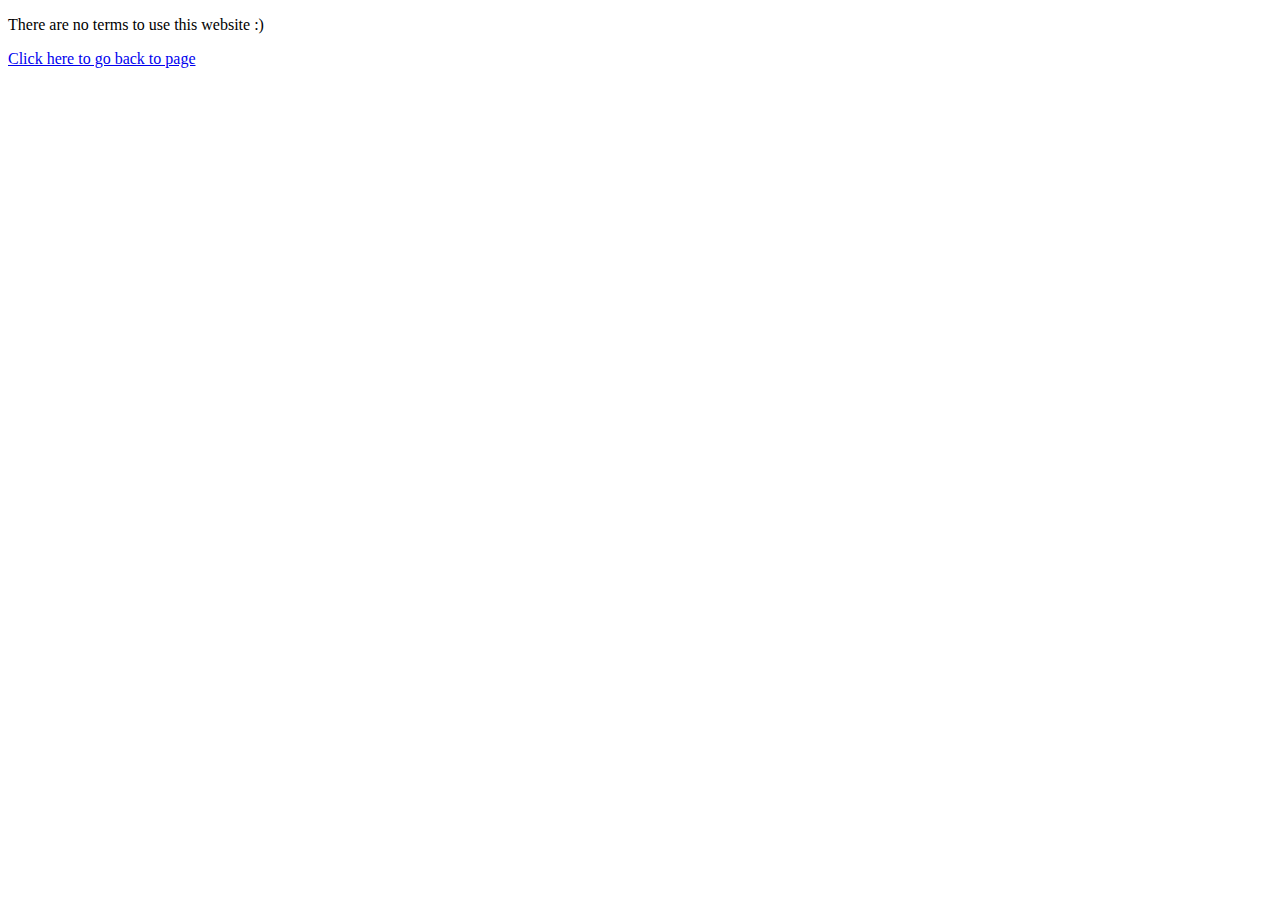
<file: terms.html>
<!DOCTYPE html>
<html lang="en">
<head>
    <meta charset="UTF-8">
    <meta name="viewport" content="width=device-width, initial-scale=1.0">
    <title>Terms</title>
</head>
<body>
    <p>There are no terms to use this website :)</p>
    <div>
        <a href="index.html">Click here to go back to page</a>
    </div>
</body>
</html>
</file>
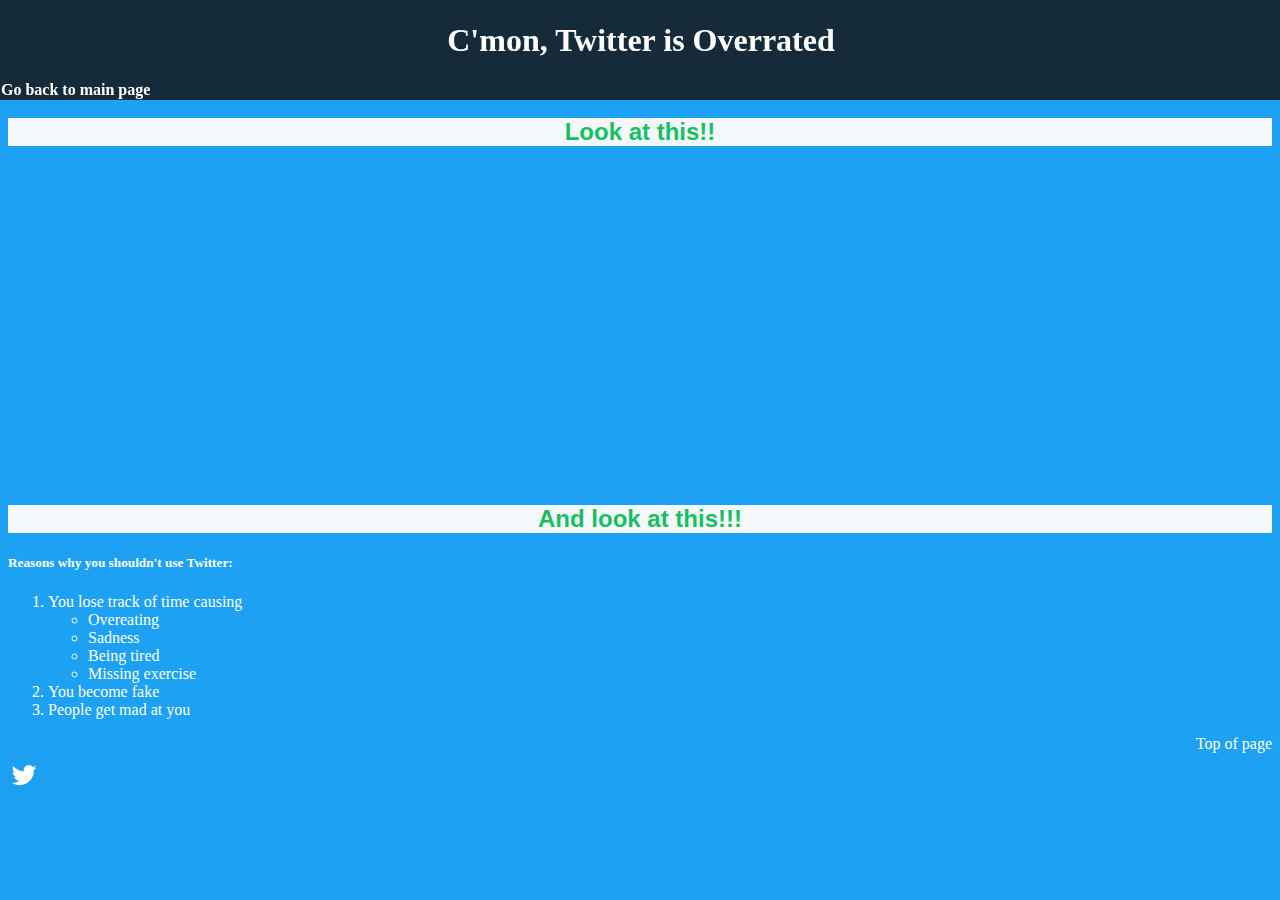
<file: twitter.html>
<!DOCTYPE html>
<html lang="en">
<head>
    <meta charset="UTF-8">
    <meta name="viewport" content="width=device-width, initial-scale=1.0">
    <title>Twitter</title>
    <link rel="stylesheet" href="css/customstyles.css">
</head>

<nav id="ribbon">
    <h1 id="ribbon_mid">C'mon, Twitter is Overrated</h1>
    <div class="linkback">
        <a href="index.html">Go back to main page</a>
    </div>
</nav>

<body>
    <div id="whole">
        <br><br><br><br><br>
        <div class="fun">
            <h2 class="scream">Look at this!!</h2>
        </div>
        <iframe width="560" height="315" src="https://www.youtube.com/embed/7-tUhFpbXLk?si=fofwY1abLBAS1W8a" title="YouTube video player" frameborder="0" allow="accelerometer; autoplay; clipboard-write; encrypted-media; gyroscope; picture-in-picture; web-share" referrerpolicy="strict-origin-when-cross-origin" allowfullscreen></iframe>

        <div class="fun">
            <h2 class="scream">And look at this!!!</h2>
        </div>
        <div class="tableau_center">
            <div class='tableau' id='viz1718313610950' style='position: relative'><noscript><a href='http:&#47;&#47;alexloth.com&#47;2016&#47;08&#47;01&#47;7-fragen-die-unternehmen-helfen-ihr-ergebnis-mit-social-media-zu-steigern&#47;'><img alt='Twitter Sentiment Analysis ' src='https:&#47;&#47;public.tableau.com&#47;static&#47;images&#47;Tw&#47;TwitterSentimentAnalysis_1&#47;TwitterSentimentAnalysis&#47;1_rss.png' style='border: none' /></a></noscript><object class='tableauViz'  style='display:none;'><param name='host_url' value='https%3A%2F%2Fpublic.tableau.com%2F' /> <param name='embed_code_version' value='3' /> <param name='site_root' value='' /><param name='name' value='TwitterSentimentAnalysis_1&#47;TwitterSentimentAnalysis' /><param name='tabs' value='no' /><param name='toolbar' value='yes' /><param name='static_image' value='https:&#47;&#47;public.tableau.com&#47;static&#47;images&#47;Tw&#47;TwitterSentimentAnalysis_1&#47;TwitterSentimentAnalysis&#47;1.png' /> <param name='animate_transition' value='yes' /><param name='display_static_image' value='yes' /><param name='display_spinner' value='yes' /><param name='display_overlay' value='yes' /><param name='display_count' value='yes' /><param name='language' value='sv-SE' /></object></div>                <script type='text/javascript'>                    var divElement = document.getElementById('viz1718313610950');                    var vizElement = divElement.getElementsByTagName('object')[0];                    vizElement.style.width='100%';vizElement.style.height=(divElement.offsetWidth*0.75)+'px';                    var scriptElement = document.createElement('script');                    scriptElement.src = 'https://public.tableau.com/javascripts/api/viz_v1.js';                    vizElement.parentNode.insertBefore(scriptElement, vizElement);                </script>
        </div>
    </div>

    <div class="list">
        <h5>Reasons why you shouldn't use Twitter:</h5>
        <ol>
            <li>
                You lose track of time causing
                <ul>
                    <li>Overeating</li>
                    <li>Sadness</li>
                    <li>Being tired</li>
                    <li>Missing exercise</li>
                </ul>
            </li>
            <li>
                You become fake
            </li>
            <li>People get mad at you</li>
        </ol>
    </div>

    <div id="go_to_top"><a href="#whole">Top of page</a></div>

    <div id="icon">
        <img src="assets/twitter.png" alt="twitter" style="width: 30px">
    </div>

</body>
</html>
</file>
<file: css/customstyles.css>
body {
    background-color: #1DA1F2
}

#whole {
    background-color: #1DA1F2;
    text-align: center;
    font-family: Impact, Haettenschweiler, 'Arial Narrow Bold', sans-serif;
}

#ribbon {
    text-align: center;
    position: fixed;
    top: 0;
    left: 0;
    text-align: center;
    margin-right: 20px;
    background-color: #14171ADA;
    text-decoration: none;
    color: white;
    padding: 1px;
    font-weight: bold;
    z-index: 9999;
    width: 100%;
    overflow: hidden;
    white-space: nowrap;
    text-overflow: ellipsis;
}

#ribbon_mid {
    font-size: xx-large;
}

.linkback {
    a {
        text-decoration: none;
        color: white;
    }
    text-align: left;
}

.scream {
    font-style: bold;
    color: #17BF63;
}

.fun {
    background-color: #F5F8FA;
}

.list {
    color: white;
    text-align: left;
}

#go_to_top {
    text-align: right;
    a {
        text-decoration: none;
        color: white;}
}
</file>
